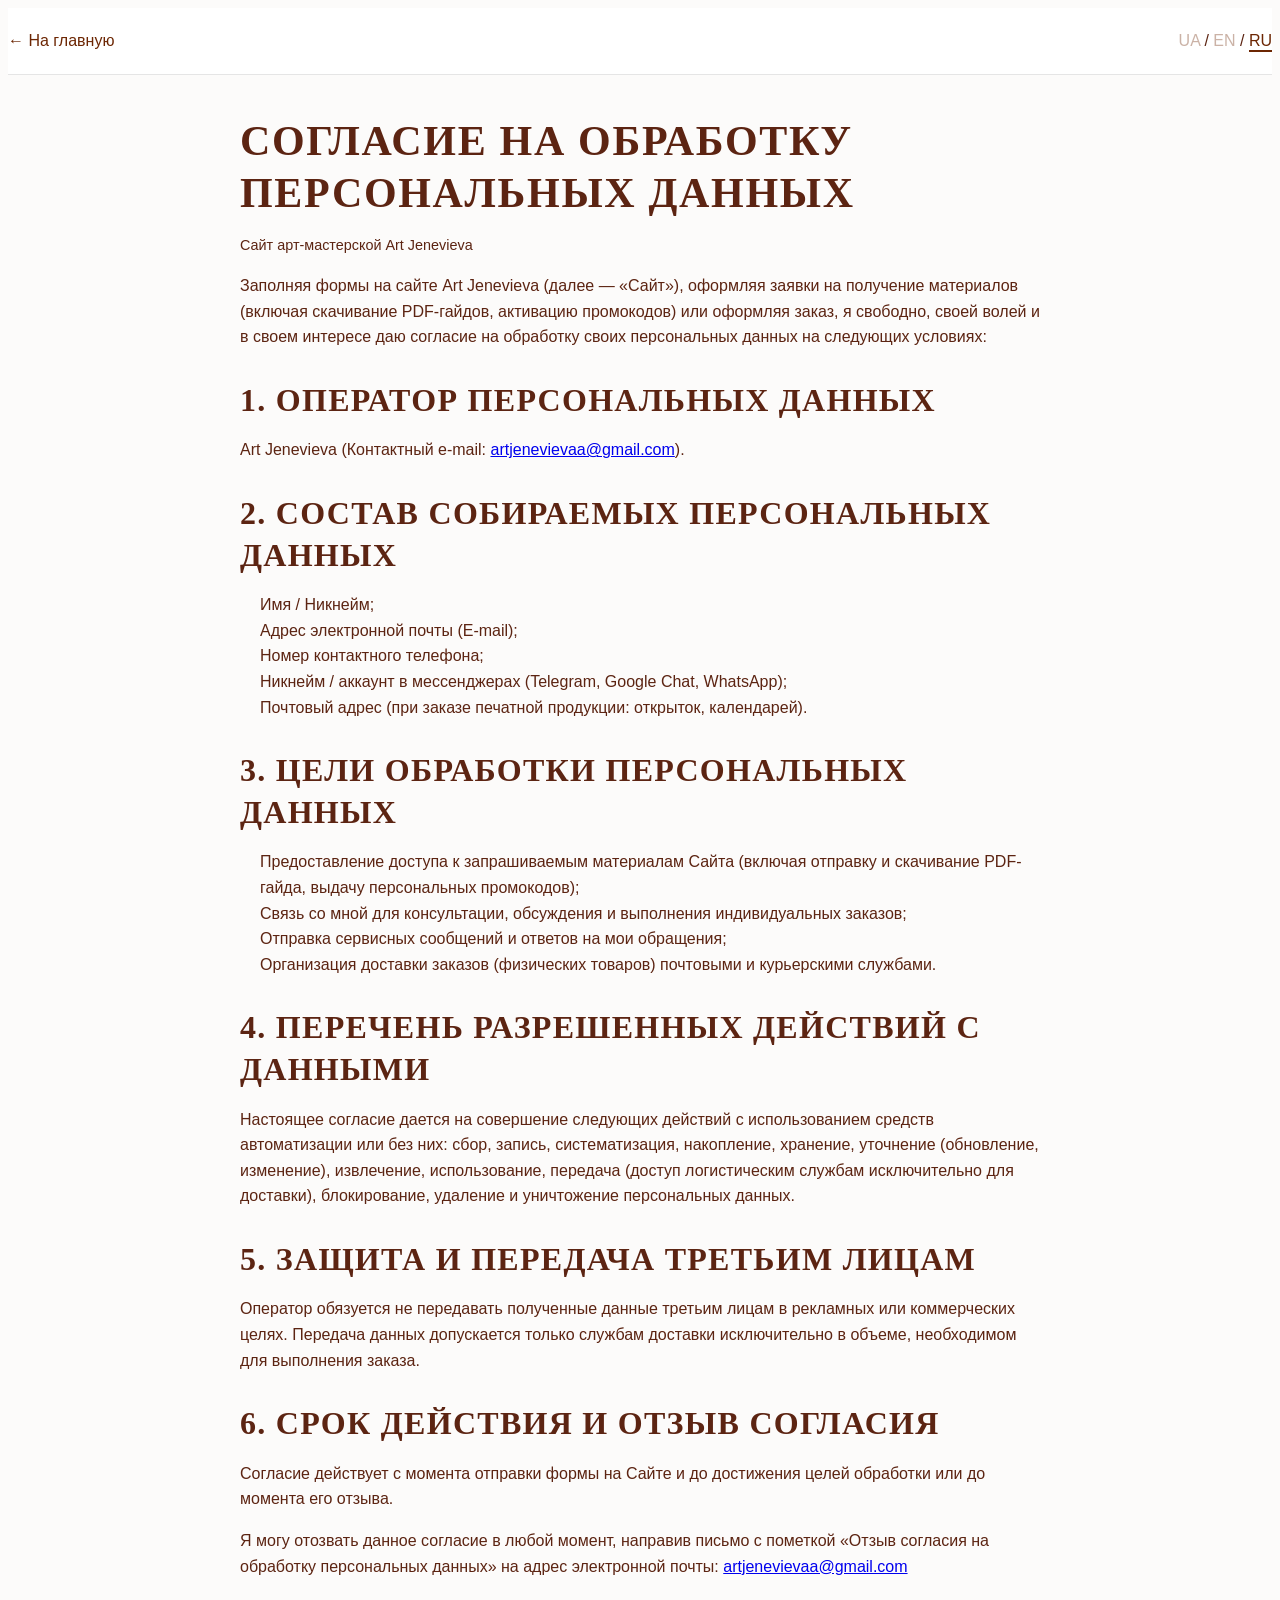
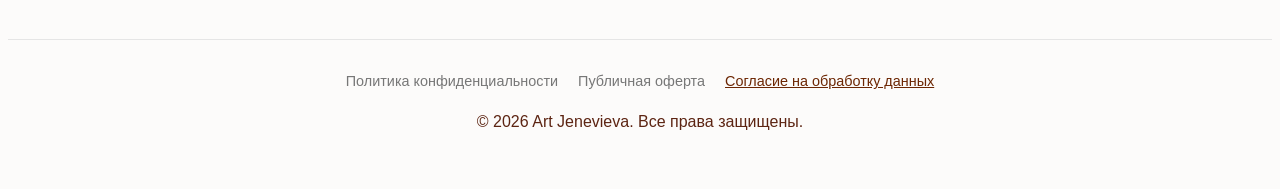
<file: legal/consent.html>
<!DOCTYPE html>
<html lang="ru">
<head>
    <meta charset="UTF-8">
    <meta name="viewport" content="width=device-width, initial-scale=1.0">
    <title>Согласие на обработку персональных данных — Art Jenevieva</title>
    <link rel="stylesheet" href="../style.css">
</head>
<body class="legal-page">

    <header class="legal-header">
        <div class="legal-nav">
            <a href="../index.html" class="back-link">
                <span data-lang="ru">← На главную</span>
                <span data-lang="ua">← На головну</span>
                <span data-lang="en">← Back to Home</span>
            </a>

            <!-- Переключатель языков -->
            <div class="flex space-x-2 pl-4 uppercase font-bold text-xs tracking-wider text-[#6c2603]">
                    <span id="btn-ua" class="lang-switch" onclick="setLanguage('ua')">UA</span>
					<span class="opacity-30">/</span>
					<span id="btn-en" class="lang-switch" onclick="setLanguage('en')">EN</span>
					<span class="opacity-30">/</span>
					 <span id="btn-ru" class="lang-switch active" onclick="setLanguage('ru')">RU</span>
                </div>
        </div>
    </header>

    <main class="legal-content">

        <!-- ================= РУССКАЯ ВЕРСИЯ ================= -->
        <article data-lang="ru">
            <h1>Согласие на обработку персональных данных</h1>
            <p class="effective-date">Сайт арт-мастерской Art Jenevieva</p>

            <p class="intro-text">
                Заполняя формы на сайте Art Jenevieva (далее — «Сайт»), оформляя заявки на получение материалов (включая скачивание PDF-гайдов, активацию промокодов) или оформляя заказ, я свободно, своей волей и в своем интересе даю согласие на обработку своих персональных данных на следующих условиях:
            </p>

            <section>
                <h2>1. Оператор персональных данных</h2>
                <p>Art Jenevieva (Контактный e-mail: <a href="mailto:artjenevievaa@gmail.com">artjenevievaa@gmail.com</a>).</p>
            </section>

            <section>
                <h2>2. Состав собираемых персональных данных</h2>
                <ul>
                    <li>Имя / Никнейм;</li>
                    <li>Адрес электронной почты (E-mail);</li>
                    <li>Номер контактного телефона;</li>
                    <li>Никнейм / аккаунт в мессенджерах (Telegram, Google Chat, WhatsApp);</li>
                    <li>Почтовый адрес (при заказе печатной продукции: открыток, календарей).</li>
                </ul>
            </section>

            <section>
                <h2>3. Цели обработки персональных данных</h2>
                <ul>
                    <li>Предоставление доступа к запрашиваемым материалам Сайта (включая отправку и скачивание PDF-гайда, выдачу персональных промокодов);</li>
                    <li>Связь со мной для консультации, обсуждения и выполнения индивидуальных заказов;</li>
                    <li>Отправка сервисных сообщений и ответов на мои обращения;</li>
                    <li>Организация доставки заказов (физических товаров) почтовыми и курьерскими службами.</li>
                </ul>
            </section>

            <section>
                <h2>4. Перечень разрешенных действий с данными</h2>
                <p>Настоящее согласие дается на совершение следующих действий с использованием средств автоматизации или без них: сбор, запись, систематизация, накопление, хранение, уточнение (обновление, изменение), извлечение, использование, передача (доступ логистическим службам исключительно для доставки), блокирование, удаление и уничтожение персональных данных.</p>
            </section>

            <section>
                <h2>5. Защита и передача третьим лицам</h2>
                <p>Оператор обязуется не передавать полученные данные третьим лицам в рекламных или коммерческих целях. Передача данных допускается только службам доставки исключительно в объеме, необходимом для выполнения заказа.</p>
            </section>

            <section>
                <h2>6. Срок действия и отзыв согласия</h2>
                <p>Согласие действует с момента отправки формы на Сайте и до достижения целей обработки или до момента его отзыва.</p>
                <p>Я могу отозвать данное согласие в любой момент, направив письмо с пометкой «Отзыв согласия на обработку персональных данных» на адрес электронной почты: <a href="mailto:artjenevievaa@gmail.com">artjenevievaa@gmail.com</a></p>
            </section>
        </article>

        <!-- ================= УКРАИНСКАЯ ВЕРСИЯ ================= -->
        <article data-lang="ua">
            <h1>Згода на обробку персональних даних</h1>
            <p class="effective-date">Сайт арт-майстерні Art Jenevieva</p>

            <p class="intro-text">
                Заповнюючи форми на сайті Art Jenevieva (далі — «Сайт»), оформлюючи заявки на отримання матеріалів (включаючи завантаження PDF-гайдів, активацію промокодів) або оформлюючи замовлення, я вільно, своєю волею та у своєму інтересі надаю згоду на обробку своїх персональних даних на наступних умовах:
            </p>

            <section>
                <h2>1. Оператор персональних даних</h2>
                <p>Art Jenevieva (Контактний e-mail: <a href="mailto:artjenevievaa@gmail.com">artjenevievaa@gmail.com</a>).</p>
            </section>

            <section>
                <h2>2. Склад персональних даних, що збираються</h2>
                <ul>
                    <li>Ім'я / Нікнейм;</li>
                    <li>Адреса електронної пошти (E-mail);</li>
                    <li>Номер контактного телефону;</li>
                    <li>Нікнейм / акаунт у месенджерах (Telegram, Google Chat, WhatsApp);</li>
                    <li>Поштова адреса (при замовленні друкованої продукції: листівок, календарів).</li>
                </ul>
            </section>

            <section>
                <h2>3. Цілі обробки персональних даних</h2>
                <ul>
                    <li>Надання доступу до запитуваних матеріалів Сайту (включаючи надсилання та завантаження PDF-гайду, видачу персональних промокодів);</li>
                    <li>Зв'язок зі мною для консультації, обговорення та виконання індивідуальних замовлень;</li>
                    <li>Надсилання сервісних повідомлень та відповідей на мої звернення;</li>
                    <li>Організація доставки замовлень (фізичних товарів) поштовими та кур'єрськими службами.</li>
                </ul>
            </section>

            <section>
                <h2>4. Перелік дозволених дій з даними</h2>
                <p>Ця згода надається на здійснення наступних дій з використанням засобів автоматизації або без них: збирання, запис, систематизація, накопичення, зберігання, уточнення (оновлення, зміна), вилучення, використання, передача (доступ логістичним службам виключно для доставки), блокування, видалення та знищення персональних даних.</p>
            </section>

            <section>
                <h2>5. Захист та передача третім особам</h2>
                <p>Оператор зобов'язується не передавати отримані дані третім особам у рекламних або комерційних цілях. Передача даних допускається лише службам доставки виключно в обсязі, необхідному для виконання замовлення.</p>
            </section>

            <section>
                <h2>6. Термін дії та відкликання згоди</h2>
                <p>Згода діє з моменту відправлення форми на Сайті та до досягнення цілей обробки або до моменту її відкликання.</p>
                <p>Я можу відкликати цю згоду в будь-який момент, надіславши лист з позначкою «Відкликання згоди на обробку персональних даних» на адресу електронної пошти: <a href="mailto:artjenevievaa@gmail.com">artjenevievaa@gmail.com</a></p>
            </section>
        </article>

        <!-- ================= АНГЛИЙСКАЯ ВЕРСИЯ ================= -->
        <article data-lang="en">
            <h1>Consent to Personal Data Processing</h1>
            <p class="effective-date">Website of the Art Jenevieva art studio</p>

            <p class="intro-text">
                By filling out forms on the Art Jenevieva website (hereinafter referred to as the "Website"), submitting requests for materials (including downloading PDF guides, activating promo codes), or placing an order, I freely, of my own will and in my own interest, consent to the processing of my personal data under the following conditions:
            </p>

            <section>
                <h2>1. Personal Data Controller</h2>
                <p>Art Jenevieva (Contact email: <a href="mailto:artjenevievaa@gmail.com">artjenevievaa@gmail.com</a>).</p>
            </section>

            <section>
                <h2>2. Scope of Collected Personal Data</h2>
                <ul>
                    <li>Name / Nickname;</li>
                    <li>Email address;</li>
                    <li>Contact phone number;</li>
                    <li>Messenger nickname / account (Telegram, Google Chat, WhatsApp);</li>
                    <li>Postal address (when ordering printed products: postcards, calendars).</li>
                </ul>
            </section>

            <section>
                <h2>3. Purposes of Personal Data Processing</h2>
                <ul>
                    <li>Providing access to requested Website materials (including sending and downloading the PDF guide, issuing personal promo codes);</li>
                    <li>Contacting me for consultation, discussion, and execution of custom orders;</li>
                    <li>Sending service messages and responses to my inquiries;</li>
                    <li>Organizing delivery of orders (physical products) via postal and courier services.</li>
                </ul>
            </section>

            <section>
                <h2>4. List of Permitted Actions with Data</h2>
                <p>This consent covers the following actions with or without automated tools: collection, recording, systematization, accumulation, storage, clarification (updating, modification), extraction, use, transfer (access to logistics services solely for delivery), blocking, deletion, and destruction of personal data.</p>
            </section>

            <section>
                <h2>5. Protection and Third-Party Transfer</h2>
                <p>The Controller undertakes not to transfer the received data to third parties for advertising or commercial purposes. Data transfer is allowed only to delivery services, strictly to the extent necessary to fulfill the order.</p>
            </section>

            <section>
                <h2>6. Term of Validity and Revocation</h2>
                <p>This consent is valid from the moment the form is submitted on the Website until the processing purposes are achieved or until it is revoked.</p>
                <p>I may revoke this consent at any time by sending an email marked "Revocation of consent to personal data processing" to: <a href="mailto:artjenevievaa@gmail.com">artjenevievaa@gmail.com</a></p>
            </section>
        </article>

    </main>

    <footer class="legal-footer">
        <div class="footer-links">
            <a href="privacy.html">
                <span data-lang="ru">Политика конфиденциальности</span>
                <span data-lang="ua">Політика конфіденційності</span>
                <span data-lang="en">Privacy Policy</span>
            </a>
            <a href="oferta.html">
                <span data-lang="ru">Публичная оферта</span>
                <span data-lang="ua">Публічна оферта</span>
                <span data-lang="en">Public Offer</span>
            </a>
            <a href="consent.html" class="active-link">
                <span data-lang="ru">Согласие на обработку данных</span>
                <span data-lang="ua">Згода на обробку даних</span>
                <span data-lang="en">Data Processing Consent</span>
            </a>
        </div>
        <p>© <span id="year"></span> Art Jenevieva. <span data-lang="ru">Все права защищены.</span><span data-lang="ua">Усі права захищені.</span><span data-lang="en">All rights reserved.</span></p>
    </footer>

    <script src="../script.js"></script>
</body>
</html>
</file>
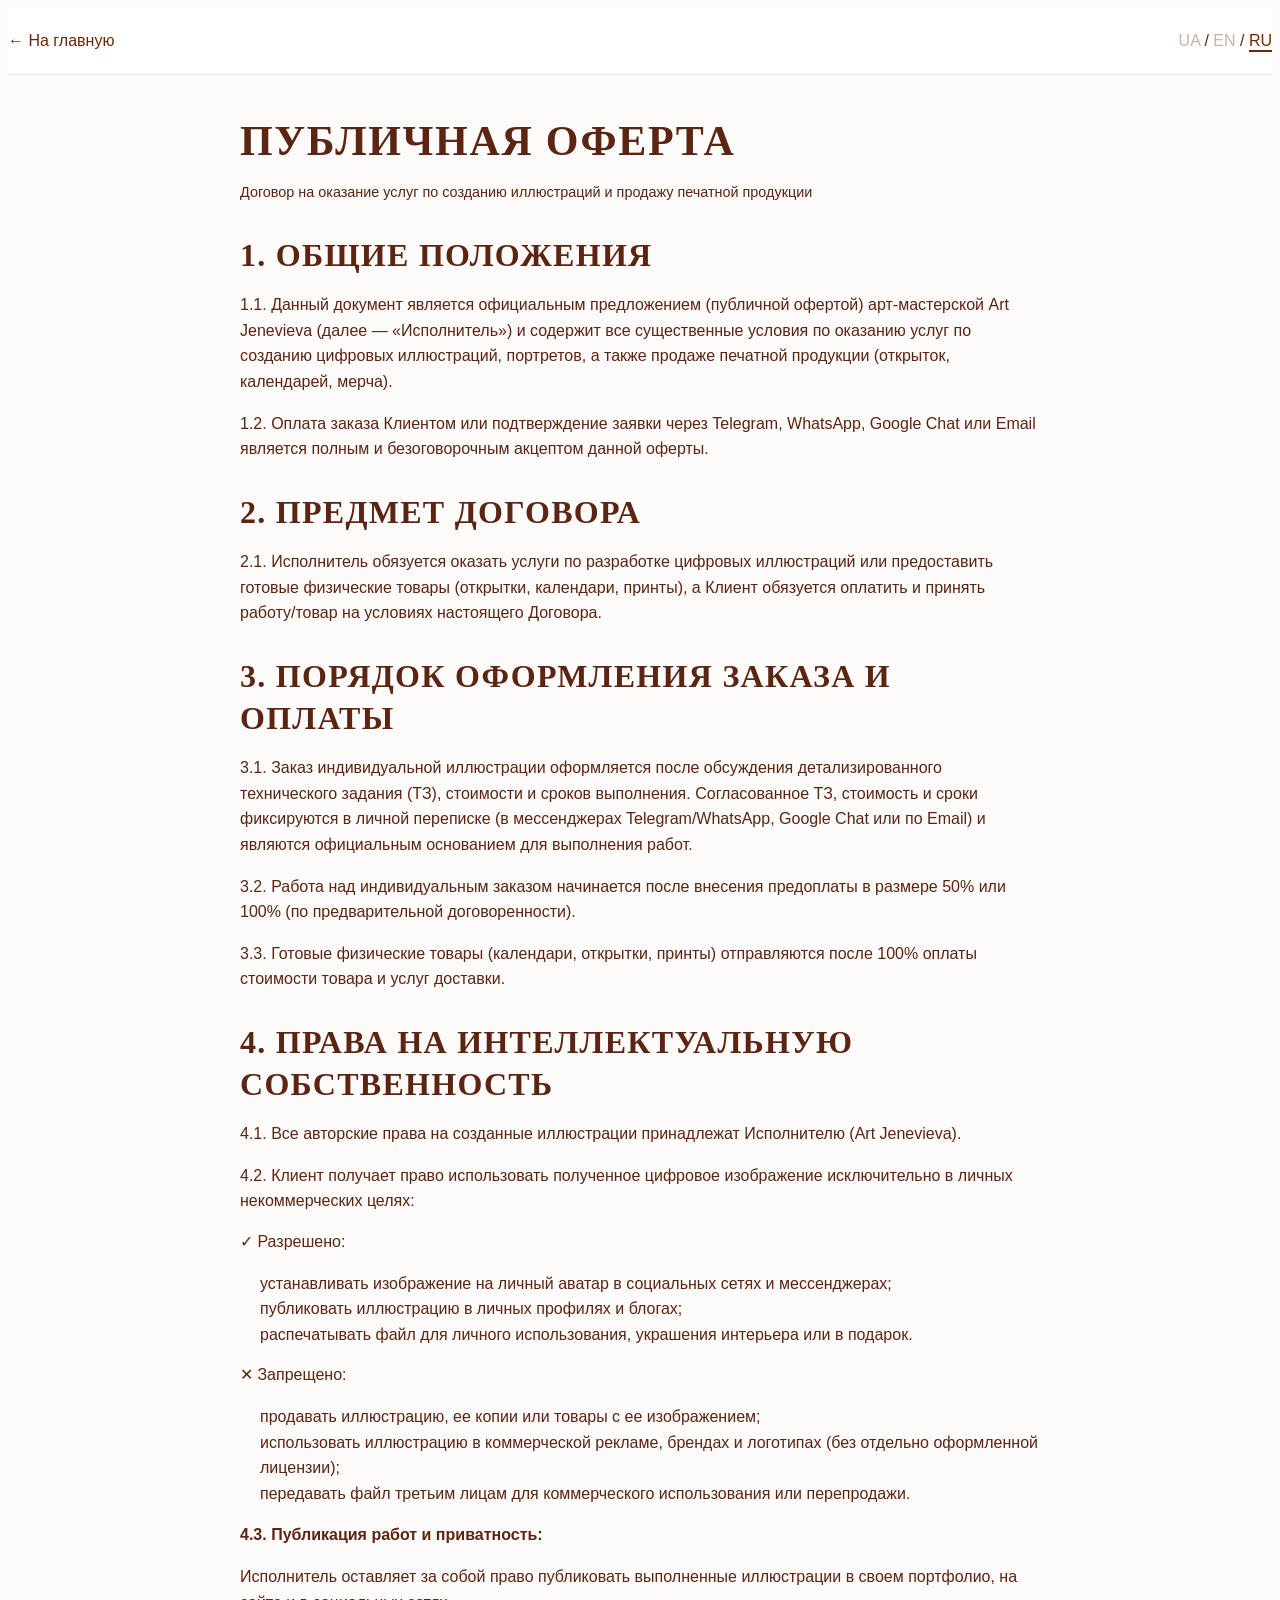
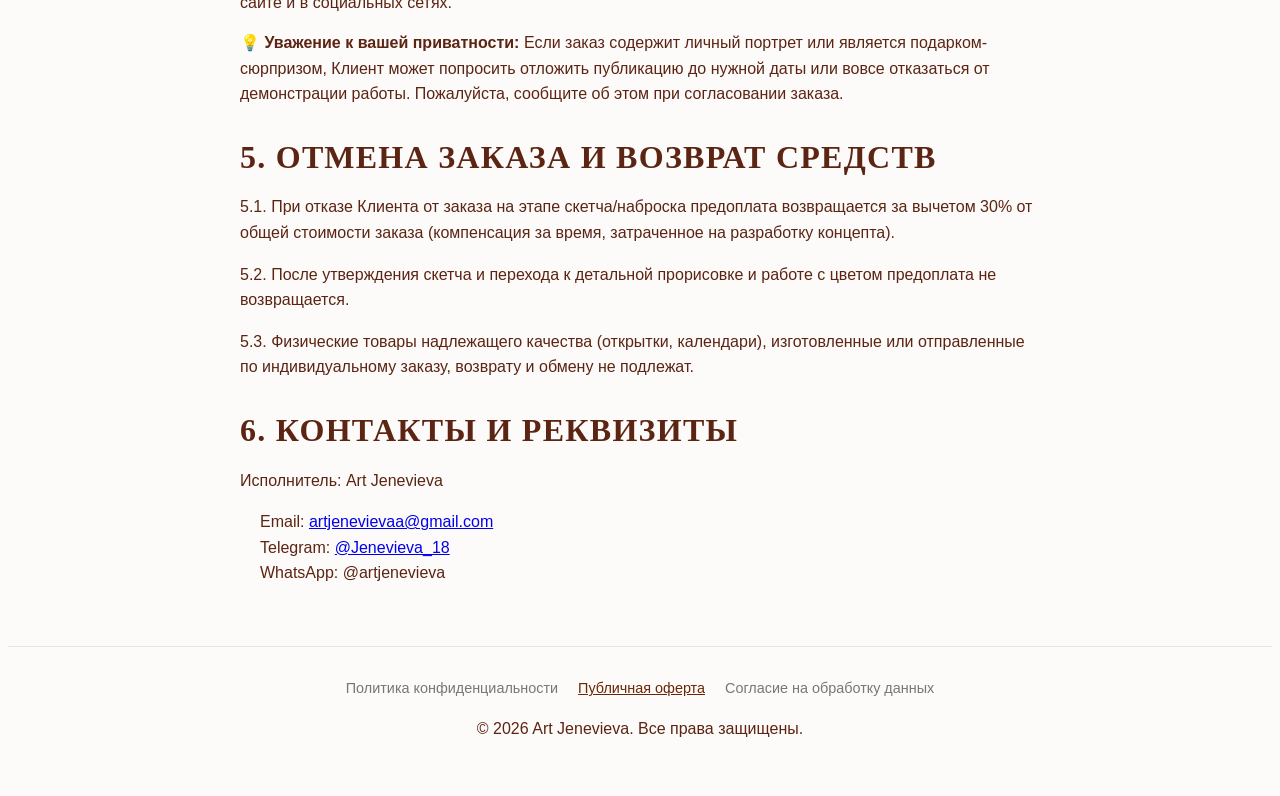
<file: legal/oferta.html>
<!DOCTYPE html>
<html lang="ru">
<head>
    <meta charset="UTF-8">
    <meta name="viewport" content="width=device-width, initial-scale=1.0">
    <title>Публичная оферта — Art Jenevieva</title>
    <link rel="stylesheet" href="../style.css">
</head>
<body class="legal-page">

    <header class="legal-header">
        <div class="legal-nav">
            <a href="../index.html" class="back-link">
                <span data-lang="ru">← На главную</span>
                <span data-lang="ua">← На головну</span>
                <span data-lang="en">← Back to Home</span>
            </a>

            <!-- Переключатель языков -->
           <div class="flex space-x-2 pl-4 uppercase font-bold text-xs tracking-wider text-[#6c2603]">
                    <span id="btn-ua" class="lang-switch" onclick="setLanguage('ua')">UA</span>
					<span class="opacity-30">/</span>
					<span id="btn-en" class="lang-switch" onclick="setLanguage('en')">EN</span>
					<span class="opacity-30">/</span>
					 <span id="btn-ru" class="lang-switch active" onclick="setLanguage('ru')">RU</span>
                </div>
        </div>
    </header>

    <main class="legal-content">

        <!-- ================= РУССКАЯ ВЕРСИЯ ================= -->
        <article data-lang="ru">
            <h1>Публичная оферта</h1>
            <p class="effective-date">Договор на оказание услуг по созданию иллюстраций и продажу печатной продукции</p>

            <section>
                <h2>1. Общие положения</h2>
                <p>1.1. Данный документ является официальным предложением (публичной офертой) арт-мастерской Art Jenevieva (далее — «Исполнитель») и содержит все существенные условия по оказанию услуг по созданию цифровых иллюстраций, портретов, а также продаже печатной продукции (открыток, календарей, мерча).</p>
                <p>1.2. Оплата заказа Клиентом или подтверждение заявки через Telegram, WhatsApp, Google Chat или Email является полным и безоговорочным акцептом данной оферты.</p>
            </section>

            <section>
                <h2>2. Предмет договора</h2>
                <p>2.1. Исполнитель обязуется оказать услуги по разработке цифровых иллюстраций или предоставить готовые физические товары (открытки, календари, принты), а Клиент обязуется оплатить и принять работу/товар на условиях настоящего Договора.</p>
            </section>

            <section>
                <h2>3. Порядок оформления заказа и оплаты</h2>
                <p>3.1. Заказ индивидуальной иллюстрации оформляется после обсуждения детализированного технического задания (ТЗ), стоимости и сроков выполнения. Согласованное ТЗ, стоимость и сроки фиксируются в личной переписке (в мессенджерах Telegram/WhatsApp, Google Chat или по Email) и являются официальным основанием для выполнения работ.</p>
                <p>3.2. Работа над индивидуальным заказом начинается после внесения предоплаты в размере 50% или 100% (по предварительной договоренности).</p>
                <p>3.3. Готовые физические товары (календари, открытки, принты) отправляются после 100% оплаты стоимости товара и услуг доставки.</p>
            </section>

            <section>
                <h2>4. Права на интеллектуальную собственность</h2>
                <p>4.1. Все авторские права на созданные иллюстрации принадлежат Исполнителю (Art Jenevieva).</p>
                <p>4.2. Клиент получает право использовать полученное цифровое изображение исключительно в личных некоммерческих целях:</p>
                
                <div class="rights-block">
                    <div class="allowed-block">
                        <span class="status-title allowed">✓ Разрешено:</span>
                        <ul>
                            <li>устанавливать изображение на личный аватар в социальных сетях и мессенджерах;</li>
                            <li>публиковать иллюстрацию в личных профилях и блогах;</li>
                            <li>распечатывать файл для личного использования, украшения интерьера или в подарок.</li>
                        </ul>
                    </div>

                    <div class="prohibited-block">
                        <span class="status-title prohibited">✕ Запрещено:</span>
                        <ul>
                            <li>продавать иллюстрацию, ее копии или товары с ее изображением;</li>
                            <li>использовать иллюстрацию в коммерческой рекламе, брендах и логотипах (без отдельно оформленной лицензии);</li>
                            <li>передавать файл третьим лицам для коммерческого использования или перепродажи.</li>
                        </ul>
                    </div>
                </div>

                <p><strong>4.3. Публикация работ и приватность:</strong></p>
                <p>Исполнитель оставляет за собой право публиковать выполненные иллюстрации в своем портфолио, на сайте и в социальных сетях.</p>
                
                <div class="legal-note">
                    💡 <strong>Уважение к вашей приватности:</strong> Если заказ содержит личный портрет или является подарком-сюрпризом, Клиент может попросить отложить публикацию до нужной даты или вовсе отказаться от демонстрации работы. Пожалуйста, сообщите об этом при согласовании заказа.
                </div>
            </section>

            <section>
                <h2>5. Отмена заказа и возврат средств</h2>
                <p>5.1. При отказе Клиента от заказа на этапе скетча/наброска предоплата возвращается за вычетом 30% от общей стоимости заказа (компенсация за время, затраченное на разработку концепта).</p>
                <p>5.2. После утверждения скетча и перехода к детальной прорисовке и работе с цветом предоплата не возвращается.</p>
                <p>5.3. Физические товары надлежащего качества (открытки, календари), изготовленные или отправленные по индивидуальному заказу, возврату и обмену не подлежат.</p>
            </section>

            <section>
                <h2>6. Контакты и реквизиты</h2>
                <p>Исполнитель: Art Jenevieva</p>
                <ul>
                    <li>Email: <a href="mailto:artjenevievaa@gmail.com">artjenevievaa@gmail.com</a></li>
                    <li>Telegram: <a href="https://t.me/Jenevieva_18" target="_blank" rel="noopener noreferrer">@Jenevieva_18</a></li>
                    <li>WhatsApp: <span>@artjenevieva</span></li>
                </ul>
            </section>
        </article>

        <!-- ================= УКРАИНСКАЯ ВЕРСИЯ ================= -->
        <article data-lang="ua">
            <h1>Публічна оферта</h1>
            <p class="effective-date">Договір про надання послуг зі створення ілюстрацій та продаж друкованої продукції</p>

            <section>
                <h2>1. Загальні положення</h2>
                <p>1.1. Цей документ є офіційною пропозицією (публічною офертою) арт-майстерні Art Jenevieva (далі — «Виконавець») і містить усі істотні умови щодо надання послуг зі створення цифрових ілюстрацій, портретів, а також продажу друкованої продукції (листівок, календарів, мерчу).</p>
                <p>1.2. Оплата замовлення Клієнтом або підтвердження заявки через Telegram, WhatsApp, Google Chat або Email є повним і беззастережним акцептом цієї оферти.</p>
            </section>

            <section>
                <h2>2. Предмет договору</h2>
                <p>2.1. Виконавець зобов'язується надати послуги з розробки цифрових ілюстрацій або надати готові фізичні товари (листівки, календарі, принти), а Клієнт зобов'язується оплатити та прийняти роботу/товар на умовах цього Договору.</p>
            </section>

            <section>
                <h2>3. Порядок оформления замовлення та оплати</h2>
                <p>3.1. Замовлення індивідуальної ілюстрації оформляється після обговорення деталізованого технічного завдання (ТЗ), вартості та термінів виконання. Узгоджене ТЗ, вартість і терміни фіксуються в особистому листуванні (у месенджерах Telegram/WhatsApp, Google Chat або по Email) і є офіційною підставою для виконання робіт.</p>
                <p>3.2. Робота над індивідуальним замовленням починається після внесення передоплати у розмірі 50% або 100% (за попередньою домовленістю).</p>
                <p>3.3. Готові фізичні товари (календарі, листівки, принти) відправляються після 100% оплати вартості товару та послуг доставки.</p>
            </section>

            <section>
                <h2>4. Права на інтелектуальну власність</h2>
                <p>4.1. Усі авторські права на створені ілюстрації належать Виконавцю (Art Jenevieva).</p>
                <p>4.2. Клієнт отримує право використовувати отримане цифрове зображення виключно в особистих некомерційних цілях:</p>
                
                <div class="rights-block">
                    <div class="allowed-block">
                        <span class="status-title allowed">✓ Дозволено:</span>
                        <ul>
                            <li>встановлювати зображення на особистий аватар у соціальних мережах та месенджерах;</li>
                            <li>публікувати ілюстрацію в особистих профілях та блогах;</li>
                            <li>роздруковувати файл для особистого використання, прикраси інтер'єру або в подарунок.</li>
                        </ul>
                    </div>

                    <div class="prohibited-block">
                        <span class="status-title prohibited">✕ Заборонено:</span>
                        <ul>
                            <li>продавати ілюстрацію, її копії або товари з її зображенням;</li>
                            <li>використовувати ілюстрацію в комерційній рекламі, брендах та логотипах (без окремо оформленої ліцензії);</li>
                            <li>передавати файл третім особам для комерційного використання або перепродажу.</li>
                        </ul>
                    </div>
                </div>

                <p><strong>4.3. Публікація робіт та приватність:</strong></p>
                <p>Виконавець залишає за собою право публікувати виконані ілюстрації у своєму портфоліо, на сайті та в соціальних мережах.</p>
                
                <div class="legal-note">
                    💡 <strong>Повага до вашої приватності:</strong> Якщо замовлення містить особистий портрет або є подарунком-сюрпризом, Клієнт може попросити відкласти публікацію до потрібної дати або зовсім відмовитися від демонстрації роботи. Будь ласка, повідомте про це під час узгодження замовлення.
                </div>
            </section>

            <section>
                <h2>5. Скасування замовлення та повернення коштів</h2>
                <p>5.1. У разі відмови Клієнта від замовлення на етапі скетчу/начерку передоплата повертається за вирахуванням 30% від загальної вартості замовлення (компенсація за час, витрачений на розробку концепту).</p>
                <p>5.2. Після затвердження скетчу та переходу до детального промальовування і роботи з кольором передоплата не повертається.</p>
                <p>5.3. Фізичні товари належної якості (листівки, календарі), виготовлені або відправлені за індивідуальним замовленням, поверненню та обміну не підлягають.</p>
            </section>

            <section>
                <h2>6. Контакти та реквізити</h2>
                <p>Виконавець: Art Jenevieva</p>
                <ul>
                    <li>Email: <a href="mailto:artjenevievaa@gmail.com">artjenevievaa@gmail.com</a></li>
                    <li>Telegram: <a href="https://t.me/Jenevieva_18" target="_blank" rel="noopener noreferrer">@Jenevieva_18</a></li>
                    <li>WhatsApp: <span>@artjenevieva</span></li>
                </ul>
            </section>
        </article>

        <!-- ================= АНГЛИЙСКАЯ ВЕРСИЯ ================= -->
        <article data-lang="en">
            <h1>Public Offer</h1>
            <p class="effective-date">Agreement for the provision of illustration services and sale of printed products</p>

            <section>
                <h2>1. General Provisions</h2>
                <p>1.1. This document is an official offer (public offer) of the Art Jenevieva art studio (hereinafter referred to as the "Contractor") and contains all essential terms for providing services for creating digital illustrations, portraits, as well as selling printed products (postcards, calendars, merch).</p>
                <p>1.2. Payment of the order by the Client or confirmation of the application via Telegram, WhatsApp, Google Chat, or Email constitutes full and unconditional acceptance of this offer.</p>
            </section>

            <section>
                <h2>2. Subject of Agreement</h2>
                <p>2.1. The Contractor undertakes to provide services for the development of digital illustrations or provide finished physical goods (postcards, calendars, prints), and the Client undertakes to pay for and accept the work/goods under the terms of this Agreement.</p>
            </section>

            <section>
                <h2>3. Order Placement and Payment Procedure</h2>
                <p>3.1. An order for a custom illustration is processed after discussing a detailed technical assignment (TA), cost, and deadline. The agreed TA, cost, and deadline are fixed in personal correspondence (via Telegram/WhatsApp, Google Chat, or Email) and serve as an official basis for executing the work.</p>
                <p>3.2. Work on a custom order begins after an advance payment of 50% or 100% is made (by prior agreement).</p>
                <p>3.3. Finished physical goods (calendars, postcards, prints) are shipped after 100% payment for the goods and delivery services.</p>
            </section>

            <section>
                <h2>4. Intellectual Property Rights</h2>
                <p>4.1. All copyrights to the created illustrations belong to the Contractor (Art Jenevieva).</p>
                <p>4.2. The Client receives the right to use the provided digital image exclusively for personal, non-commercial purposes:</p>
                
                <div class="rights-block">
                    <div class="allowed-block">
                        <span class="status-title allowed">✓ Allowed:</span>
                        <ul>
                            <li>set the image as a personal profile avatar in social networks and messengers;</li>
                            <li>publish the illustration on personal profiles and blogs;</li>
                            <li>print the file for personal use, interior decoration, or as a gift.</li>
                        </ul>
                    </div>

                    <div class="prohibited-block">
                        <span class="status-title prohibited">✕ Prohibited:</span>
                        <ul>
                            <li>sell the illustration, its copies, or merchandise featuring it;</li>
                            <li>use the illustration in commercial advertising, branding, and logos (without a separately issued license);</li>
                            <li>transfer the file to third parties for commercial use or resale.</li>
                        </ul>
                    </div>
                </div>

                <p><strong>4.3. Publication of works and privacy:</strong></p>
                <p>The Contractor reserves the right to publish completed illustrations in their portfolio, on the website, and on social media.</p>
                
                <div class="legal-note">
                    💡 <strong>Respect for your privacy:</strong> If an order contains a personal portrait or is a surprise gift, the Client may request to delay publication until a specific date or decline public demonstration altogether. Please inform us about this when coordinating the order.
                </div>
            </section>

            <section>
                <h2>5. Order Cancellation and Refunds</h2>
                <p>5.1. If the Client cancels the order at the sketch/concept stage, the advance payment is refunded minus 30% of the total order cost (compensation for the time spent developing the concept).</p>
                <p>5.2. After the sketch is approved and work moves to detailed drawing and color, the advance payment is non-refundable.</p>
                <p>5.3. Physical goods of proper quality (postcards, calendars) produced or shipped for a custom order are non-returnable and non-exchangeable.</p>
            </section>

            <section>
                <h2>6. Contacts</h2>
                <p>Contractor: Art Jenevieva</p>
                <ul>
                    <li>Email: <a href="mailto:artjenevievaa@gmail.com">artjenevievaa@gmail.com</a></li>
                    <li>Telegram: <a href="https://t.me/Jenevieva_18" target="_blank" rel="noopener noreferrer">@Jenevieva_18</a></li>
                    <li>WhatsApp: <span>@artjenevieva</span></li>
                </ul>
            </section>
        </article>

    </main>

    <footer class="legal-footer">
        <div class="footer-links">
            <a href="privacy.html">
                <span data-lang="ru">Политика конфиденциальности</span>
                <span data-lang="ua">Політика конфіденційності</span>
                <span data-lang="en">Privacy Policy</span>
            </a>
            <a href="oferta.html" class="active-link">
                <span data-lang="ru">Публичная оферта</span>
                <span data-lang="ua">Публічна оферта</span>
                <span data-lang="en">Public Offer</span>
            </a>
            <a href="consent.html">
                <span data-lang="ru">Согласие на обработку данных</span>
                <span data-lang="ua">Згода на обробку даних</span>
                <span data-lang="en">Data Processing Consent</span>
            </a>
        </div>
        <p>© <span id="year"></span> Art Jenevieva. <span data-lang="ru">Все права защищены.</span><span data-lang="ua">Усі права захищені.</span><span data-lang="en">All rights reserved.</span></p>
    </footer>

    <script src="../script.js"></script>
</body>
</html>
</file>
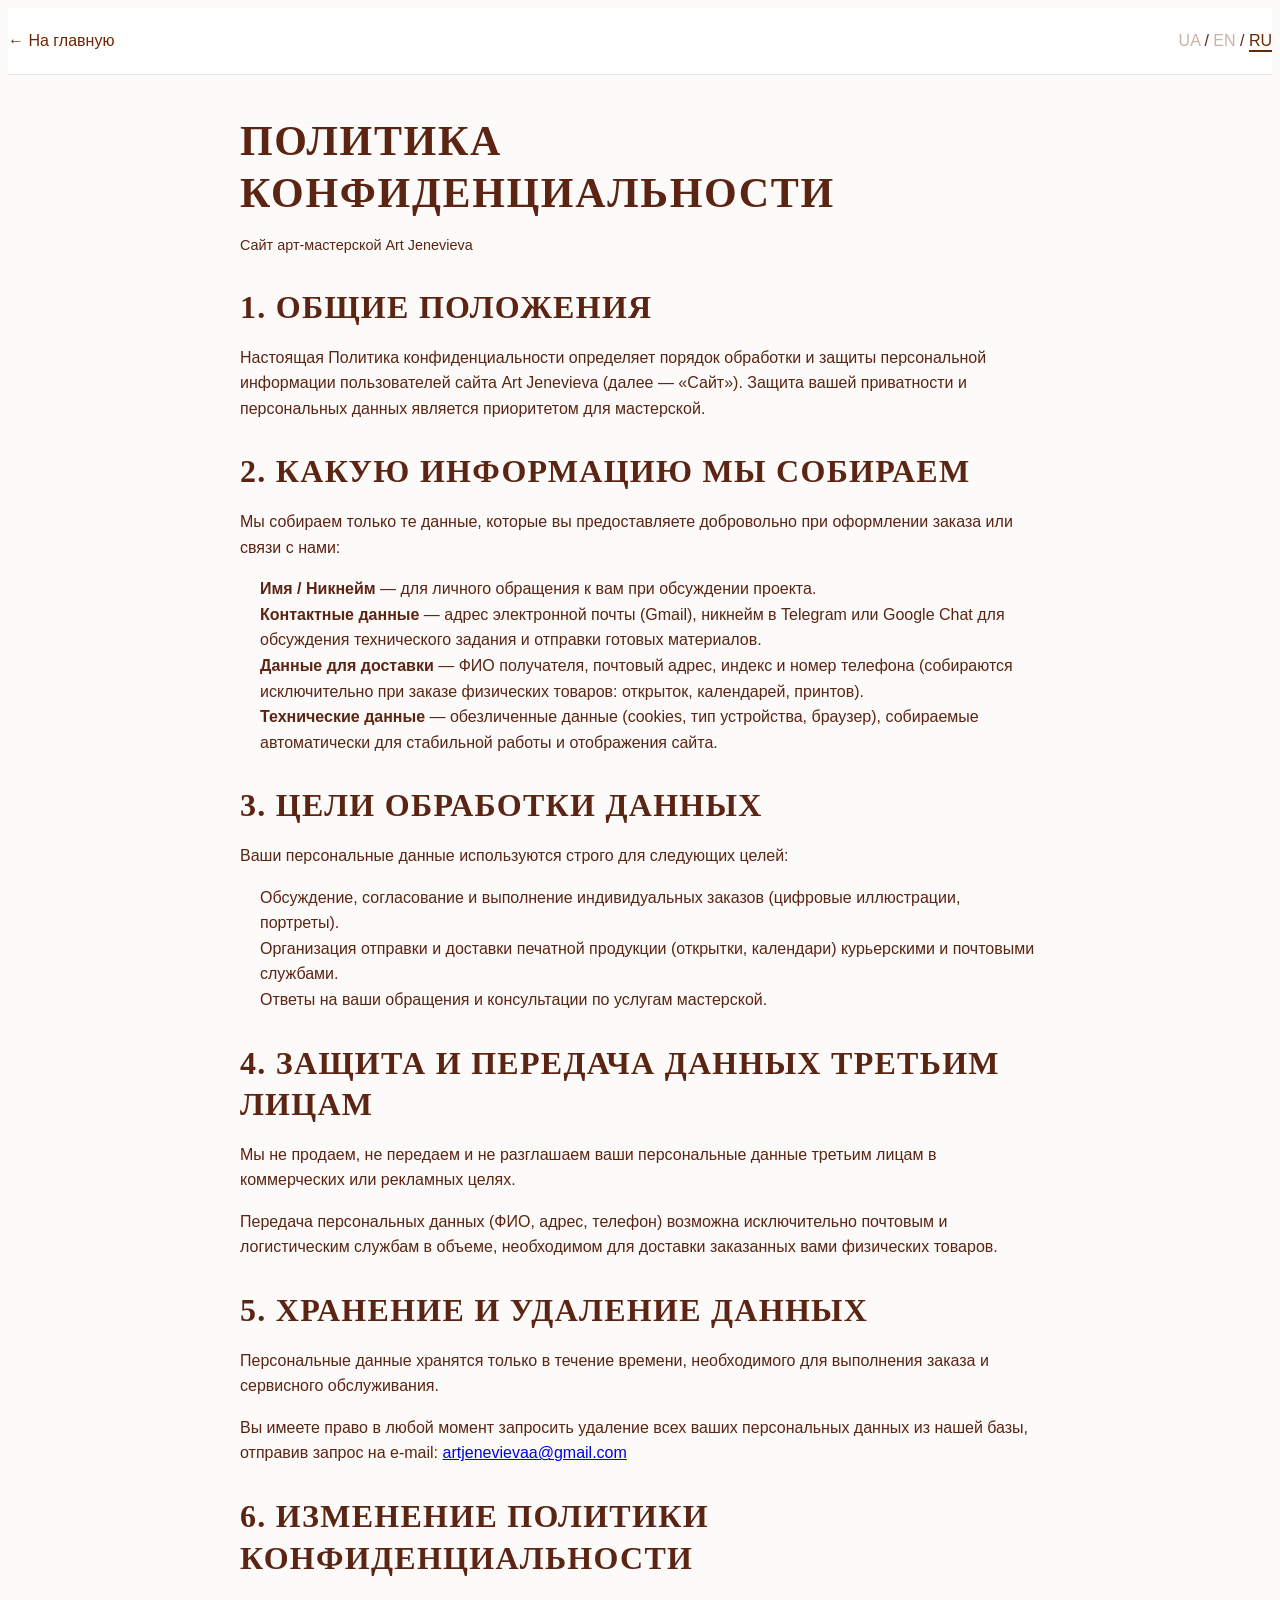
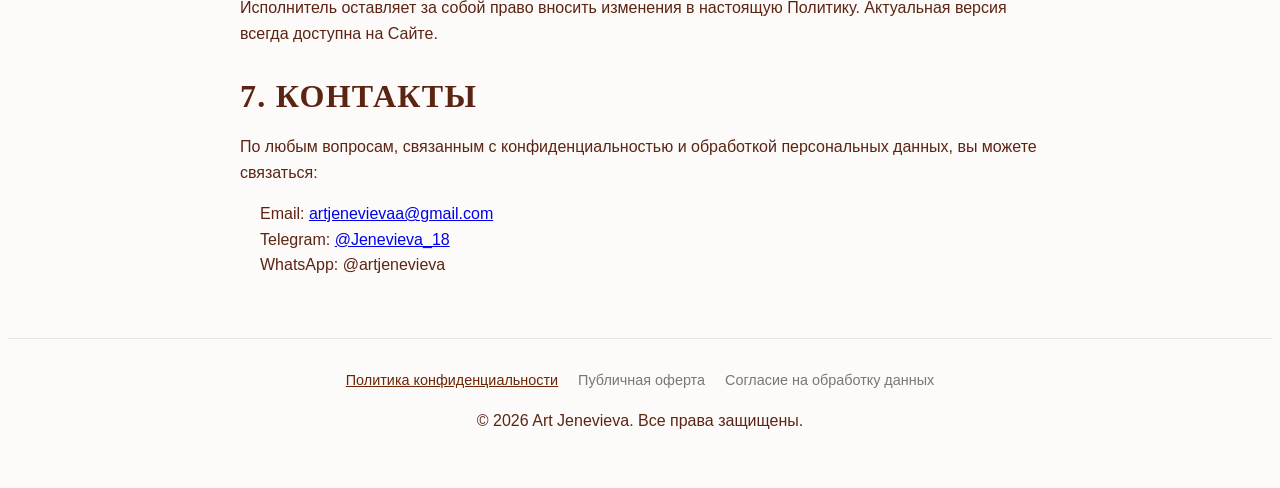
<file: legal/privacy.html>
<!DOCTYPE html>
<html lang="ru">
<head>
    <meta charset="UTF-8">
    <meta name="viewport" content="width=device-width, initial-scale=1.0">
    <title>Политика конфиденциальности — Мастерская Женевьевы</title>
    <link rel="stylesheet" href="../style.css">
</head>
<body class="legal-page">

    <header class="legal-header">
        <div class="legal-nav">
            <a href="../index.html" class="back-link">
                <span data-lang="ru">← На главную</span>
                <span data-lang="ua">← На головну</span>
                <span data-lang="en">← Back to Home</span>
            </a>

            <!-- Переключатель языков -->
           <div class="flex space-x-2 pl-4 uppercase font-bold text-xs tracking-wider text-[#6c2603]">
                    <span id="btn-ua" class="lang-switch" onclick="setLanguage('ua')">UA</span>
					<span class="opacity-30">/</span>
					<span id="btn-en" class="lang-switch" onclick="setLanguage('en')">EN</span>
					<span class="opacity-30">/</span>
					 <span id="btn-ru" class="lang-switch active" onclick="setLanguage('ru')">RU</span>
                </div>
        </div>
    </header>

    <main class="legal-content">

        <!-- ================= РУССКАЯ ВЕРСИЯ ================= -->
        <article data-lang="ru">
            <h1>Политика конфиденциальности</h1>
            <p class="effective-date">Сайт арт-мастерской Art Jenevieva</p>

            <section>
                <h2>1. Общие положения</h2>
                <p>Настоящая Политика конфиденциальности определяет порядок обработки и защиты персональной информации пользователей сайта Art Jenevieva (далее — «Сайт»). Защита вашей приватности и персональных данных является приоритетом для мастерской.</p>
            </section>

            <section>
                <h2>2. Какую информацию мы собираем</h2>
                <p>Мы собираем только те данные, которые вы предоставляете добровольно при оформлении заказа или связи с нами:</p>
                <ul>
                    <li><strong>Имя / Никнейм</strong> — для личного обращения к вам при обсуждении проекта.</li>
                    <li><strong>Контактные данные</strong> — адрес электронной почты (Gmail), никнейм в Telegram или Google Chat для обсуждения технического задания и отправки готовых материалов.</li>
                    <li><strong>Данные для доставки</strong> — ФИО получателя, почтовый адрес, индекс и номер телефона (собираются исключительно при заказе физических товаров: открыток, календарей, принтов).</li>
                    <li><strong>Технические данные</strong> — обезличенные данные (cookies, тип устройства, браузер), собираемые автоматически для стабильной работы и отображения сайта.</li>
                </ul>
            </section>

            <section>
                <h2>3. Цели обработки данных</h2>
                <p>Ваши персональные данные используются строго для следующих целей:</p>
                <ul>
                    <li>Обсуждение, согласование и выполнение индивидуальных заказов (цифровые иллюстрации, портреты).</li>
                    <li>Организация отправки и доставки печатной продукции (открытки, календари) курьерскими и почтовыми службами.</li>
                    <li>Ответы на ваши обращения и консультации по услугам мастерской.</li>
                </ul>
            </section>

            <section>
                <h2>4. Защита и передача данных третьим лицам</h2>
                <p>Мы не продаем, не передаем и не разглашаем ваши персональные данные третьим лицам в коммерческих или рекламных целях.</p>
                <p>Передача персональных данных (ФИО, адрес, телефон) возможна исключительно почтовым и логистическим службам в объеме, необходимом для доставки заказанных вами физических товаров.</p>
            </section>

            <section>
                <h2>5. Хранение и удаление данных</h2>
                <p>Персональные данные хранятся только в течение времени, необходимого для выполнения заказа и сервисного обслуживания.</p>
                <p>Вы имеете право в любой момент запросить удаление всех ваших персональных данных из нашей базы, отправив запрос на e-mail: <a href="mailto:artjenevievaa@gmail.com">artjenevievaa@gmail.com</a></p>
            </section>

            <section>
                <h2>6. Изменение политики конфиденциальности</h2>
                <p>Исполнитель оставляет за собой право вносить изменения в настоящую Политику. Актуальная версия всегда доступна на Сайте.</p>
            </section>

            <section>
                <h2>7. Контакты</h2>
                <p>По любым вопросам, связанным с конфиденциальностью и обработкой персональных данных, вы можете связаться:</p>
                <ul>
                    <li>Email: <a href="mailto:artjenevievaa@gmail.com">artjenevievaa@gmail.com</a></li>
                    <li>Telegram: <a href="https://t.me/Jenevieva_18" target="_blank" rel="noopener noreferrer">@Jenevieva_18</a></li>
                    <li>WhatsApp: <span>@artjenevieva</span></li>
                </ul>
            </section>
        </article>

        <!-- ================= УКРАИНСКАЯ ВЕРСИЯ ================= -->
        <article data-lang="ua">
            <h1>Політика конфіденційності</h1>
            <p class="effective-date">Сайт арт-майстерні Art Jenevieva</p>

            <section>
                <h2>1. Загальні положення</h2>
                <p>Ця Політика конфіденційності визначає порядок обробки та захисту персональної інформації користувачів сайту Art Jenevieva (далі — «Сайт»). Захист вашої приватності та персональних даних є пріоритетом для майстерні.</p>
            </section>

            <section>
                <h2>2. Яку інформацію ми збираємо</h2>
                <p>Ми збираємо лише ті дані, які ви надаєте добровільно при оформленні замовлення або зв'язку з нами:</p>
                <ul>
                    <li><strong>Ім'я / Нікнейм</strong> — для особистого звернення до вас при обговоренні проекту.</li>
                    <li><strong>Контактні дані</strong> — адреса електронної пошти (Gmail), нікнейм у Telegram або Google Chat для обговорення технічного завдання та надсилання готових матеріалів.</li>
                    <li><strong>Дані для доставки</strong> — ПІБ отримувача, поштова адреса, індекс та номер телефону (збираються виключно при замовленні фізичних товарів: листівки, календарі, принти).</li>
                    <li><strong>Технічні дані</strong> — знеособлені дані (cookies, тип пристрою, браузер), що збираються автоматично для стабільної роботи та відображення сайту.</li>
                </ul>
            </section>

            <section>
                <h2>3. Цілі обробки даних</h2>
                <p>Ваші персональні дані використовуються суворо для наступних цілей:</p>
                <ul>
                    <li>Обговорення, узгодження та виконання індивідуальних замовлень (цифрові ілюстрації, портрети).</li>
                    <li>Організація відправки та доставки друкованої продукції (листівки, календарі) кур'єрськими та поштовими службами.</li>
                    <li>Відповіді на ваші звернення та консультації щодо послуг майстерні.</li>
                </ul>
            </section>

            <section>
                <h2>4. Захист та передача даних третім особам</h2>
                <p>Ми не продаємо, не передаємо і не розголошуємо ваші персональні дані третім особам у комерційних або рекламних цілях.</p>
                <p>Передача персональних даних (ПІБ, адреса, телефон) можлива виключно поштовим та логістичним службам у обсязі, необхідному для доставки замовлених вами фізичних товарів.</p>
            </section>

            <section>
                <h2>5. Зберігання та видалення даних</h2>
                <p>Персональні дані зберігаються лише протягом часу, необхідного для виконання замовлення та сервісного обслуговування.</p>
                <p>Ви маєте право в будь-який момент запросити видалення всіх ваших персональних даних з нашої бази, надіславши запит на e-mail: <a href="mailto:artjenevievaa@gmail.com">artjenevievaa@gmail.com</a></p>
            </section>

            <section>
                <h2>6. Зміна політики конфіденційності</h2>
                <p>Виконавець залишає за собою право вносити зміни до цієї Політики. Актуальна версія завжди доступна на Сайті.</p>
            </section>

            <section>
                <h2>7. Контакти</h2>
                <p>З будь-яких питань, пов'язаних з конфіденційністю та обробкою персональних даних, ви можете зв'язатися:</p>
                <ul>
                    <li>Email: <a href="mailto:artjenevievaa@gmail.com">artjenevievaa@gmail.com</a></li>
                    <li>Telegram: <a href="https://t.me/Jenevieva_18" target="_blank" rel="noopener noreferrer">@Jenevieva_18</a></li>
                    <li>WhatsApp: <span>@artjenevieva</span></li>
                </ul>
            </section>
        </article>

        <!-- ================= АНГЛИЙСКАЯ ВЕРСИЯ ================= -->
        <article data-lang="en">
            <h1>Privacy Policy</h1>
            <p class="effective-date">Website of Art Jenevieva art studio</p>

            <section>
                <h2>1. General Provisions</h2>
                <p>This Privacy Policy defines the procedure for processing and protecting personal information of users of the Art Jenevieva website (hereinafter referred to as the "Website"). Protecting your privacy and personal data is a top priority for the studio.</p>
            </section>

            <section>
                <h2>2. Information We Collect</h2>
                <p>We collect only the information that you voluntarily provide when placing an order or contacting us:</p>
                <ul>
                    <li><strong>Name / Nickname</strong> — for addressing you personally during project discussions.</li>
                    <li><strong>Contact details</strong> — Email address (Gmail), Telegram or Google Chat username for discussing specifications and delivering finished materials.</li>
                    <li><strong>Delivery data</strong> — Recipient's full name, postal address, ZIP code, and phone number (collected exclusively when ordering physical products: postcards, calendars, prints).</li>
                    <li><strong>Technical data</strong> — anonymized data (cookies, device type, browser) collected automatically for stable website operation and display.</li>
                </ul>
            </section>

            <section>
                <h2>3. Purposes of Data Processing</h2>
                <p>Your personal data is used strictly for the following purposes:</p>
                <ul>
                    <li>Discussion, coordination, and fulfillment of custom orders (digital illustrations, portraits).</li>
                    <li>Organization of shipping and delivery of printed products (postcards, calendars) via courier and postal services.</li>
                    <li>Responding to your inquiries and consultations regarding workshop services.</li>
                </ul>
            </section>

            <section>
                <h2>4. Protection and Transfer of Data to Third Parties</h2>
                <p>We do not sell, transfer, or disclose your personal data to third parties for commercial or promotional purposes.</p>
                <p>Transfer of personal data (full name, address, phone) is possible exclusively to postal and logistics services to the extent necessary for delivering the physical goods you ordered.</p>
            </section>

            <section>
                <h2>5. Data Storage and Deletion</h2>
                <p>Personal data is stored only for the period necessary to complete the order and provide service support.</p>
                <p>You have the right at any time to request the deletion of all your personal data from our database by sending a request to email: <a href="mailto:artjenevievaa@gmail.com">artjenevievaa@gmail.com</a></p>
            </section>

            <section>
                <h2>6. Changes to Privacy Policy</h2>
                <p>The Contractor reserves the right to make changes to this Policy. The current version is always available on the Website.</p>
            </section>

            <section>
                <h2>7. Contacts</h2>
                <p>For any questions regarding privacy and personal data processing, you can contact:</p>
                <ul>
                    <li>Email: <a href="mailto:artjenevievaa@gmail.com">artjenevievaa@gmail.com</a></li>
                    <li>Telegram: <a href="https://t.me/Jenevieva_18" target="_blank" rel="noopener noreferrer">@Jenevieva_18</a></li>
                    <li>WhatsApp: <span>@artjenevieva</span></li>
                </ul>
            </section>
        </article>

    </main>

    <footer class="legal-footer">
        <div class="footer-links">
            <a href="privacy.html" class="active-link">
                <span data-lang="ru">Политика конфиденциальности</span>
                <span data-lang="ua">Політика конфіденційності</span>
                <span data-lang="en">Privacy Policy</span>
            </a>
            <a href="oferta.html">
                <span data-lang="ru">Публичная оферта</span>
                <span data-lang="ua">Публічна оферта</span>
                <span data-lang="en">Public Offer</span>
            </a>
            <a href="consent.html">
                <span data-lang="ru">Согласие на обработку данных</span>
                <span data-lang="ua">Згода на обробку даних</span>
                <span data-lang="en">Data Processing Consent</span>
            </a>
        </div>
        <p>© <span id="year"></span> Art Jenevieva. <span data-lang="ru">Все права защищены.</span><span data-lang="ua">Усі права захищені.</span><span data-lang="en">All rights reserved.</span></p>
    </footer>

    <script src="../script.js"></script>
</body>
</html>
</file>
<file: style.css>
/* ==========================================================================
   1. ПЕРЕМЕННЫЕ И БАЗОВЫЕ СТИЛИ
   ========================================================================== */
:root {
    --bg-main: #FDFBF7;
    --text-main: #5c2412;
    --accent-pink: #C86B83;
    --accent-olive: #8A9A74;
    --border-color: rgba(43, 42, 41, 0.2);
    --white: #ffffff;
    --chocolate: #5c2412;
}

/* Подключаем шрифты: Cormorant Garamond (с засечками) и Montserrat (без засечек) */
@import url('https://fonts.googleapis.com/css2?family=Cormorant+Garamond:wght@400;500;600;700&family=Montserrat:wght@400;500&display=swap');

/* Главный фон сайта */
body {
    background-color: var(--bg-main);
    color: var(--text-main);
    font-family: 'Montserrat', sans-serif;
    scroll-behavior: smooth;
}

/* ==========================================================================
   РАСПРЕДЕЛЕНИЕ ШРИФТОВ
   ========================================================================== */

/* 1. ГЛАВНЫЕ ЗАГОЛОВКИ — С засечками, ЖИРНЫЕ */
h1, h2, h3, 
.main-title, 
.section-title, 
.lead-magnet-title,
#txt-logo {
    font-family: 'Cormorant Garamond', serif !important;
    font-weight: 700 !important;
    text-transform: uppercase;
    letter-spacing: 0.04em;
    background-color: transparent !important;
   color: var(--chocolate) !important;
}

h1 { font-size: clamp(28px, 4vw, 42px) !important; line-height: 1.25 !important; }
h2 { font-size: clamp(22px, 3vw, 32px) !important; line-height: 1.3 !important; }

/* 2. ПОДЗАГОЛОВКИ — С засечками, НЕ жирные */
h4, h5, h6,
.lead-magnet-subtitle, 
.hero-subtitle, 
.section-subtitle, 
.guide-subtitle {
    font-family: 'Cormorant Garamond', serif !important;
    font-weight: 400 !important;
    font-style: normal !important;
    font-size: clamp(18px, 2.5vw, 22px) !important;
    line-height: 1.4 !important;
    background-color: transparent !important;
}

/* 3. МЕНЮ НАВИГАЦИИ (Только текстовые ссылки, кнопку гайда не трогаем) */
nav a:not([class*="bg-"]):not([class*="btn"]), 
nav span {
    font-family: 'Cormorant Garamond', serif !important;
    font-size: 14px !important;
    font-weight: 700 !important;
    letter-spacing: 0.08em !important;
    color: #5c2412 !important;
}

/* 4. ОБЫЧНЫЙ ТЕКСТ (Описания, абзацы, списки) — Без засечек (Montserrat) */
p, li, blockquote, .card-text, .lead-magnet-description, .modal-description {
    font-family: 'Montserrat', sans-serif !important;
    font-weight: 500 !important;
    font-style: normal !important;
    font-size: 16px;
    color: #5c2412 !important;
    line-height: 1.6;
    background-color: transparent !important;
}

/* ==========================================================================
   ВСПОМОГАТЕЛЬНЫЕ СТИЛИ
   ========================================================================== */

img, video {
    user-select: none;
    -webkit-user-drag: none;
    -webkit-touch-callout: none;
}

ul {
    list-style: none;
    padding-left: 1.2em;
}

hr, .decorative-divider {
    border: none;
    height: 1px;
    background: linear-gradient(to right, transparent, var(--border-color), transparent);
    margin: 2em 0;
}
.decorative-divider {
    width: 16rem;
    margin: 1rem auto;
}

.paper-bg { background-image: url('https://www.transparenttextures.com/patterns/natural-paper.png'); }
.logo-blend { mix-blend-mode: multiply; }

/* Локализация */
body:not([data-active-lang]) [data-lang="en"], 
body:not([data-active-lang]) [data-lang="ua"] { 
    display: none; 
}

/* ==========================================================================
   2. КНОПКИ И ССЫЛКИ (Единый блок)
   ========================================================================== */

/* Навигация (базовая) */
nav a:not(.nav-btn-guide) {
    display: inline-block;
    line-height: 1;
    vertical-align: middle;
    background: transparent !important;
    color: var(--chocolate) !important;
    font-weight: 700 !important;
    -webkit-text-stroke: 0.3px var(--chocolate);
    padding: 0 !important;
    border: none !important;
    border-radius: 0 !important;
}

/* Стандартные контурные кнопки — ОВАЛЫ (Смотреть услуги, Смотреть все работы, Купить и др.) */
button:not(.nav-btn-guide):not(.lead-magnet-btn):not(.btn-accent):not(.filter-btn):not(.behance-link):not(.modal-close),
.btn:not(.nav-btn-guide):not(.lead-magnet-btn):not(.btn-accent):not(.filter-btn):not(.behance-link),
.hero-btn-outline,
.hero-btn,
.catalog-link,
.price-card a,
.price-card button {
    border-radius: 50px !important;
    background: transparent !important;
    border: 1px solid var(--chocolate) !important;
    color: var(--chocolate) !important;
    font-family: 'Lora', serif !important;
    font-weight: 600 !important;
    font-size: 0.85rem !important;
    letter-spacing: 0.08em !important;
    text-transform: uppercase !important; /* Все буквы заглавные */
    cursor: pointer;
    padding: 12px 28px !important;
    transition: all 0.3s ease !important;
    display: inline-flex !important;
    align-items: center !important;
    justify-content: center !important;
    text-decoration: none !important;
}

/* Наведение — полное окрашивание в шоколадный цвет */
button:not(.nav-btn-guide):not(.lead-magnet-btn):not(.btn-accent):not(.filter-btn):not(.behance-link):not(.modal-close):hover,
.btn:not(.nav-btn-guide):not(.lead-magnet-btn):not(.btn-accent):not(.filter-btn):not(.behance-link):hover,
.hero-btn-outline:hover,
.hero-btn:hover,
.catalog-link:hover,
.price-card a:hover,
.price-card button:hover {
    background: var(--chocolate) !important;
    color: var(--bg-main) !important;
    border-color: var(--chocolate) !important;
    transform: translateY(-2px) !important;
    box-shadow: 0 4px 15px rgba(92, 36, 18, 0.2) !important;
}

/* Акцентные розовые кнопки */
.nav-btn-guide,
.lead-magnet-btn,
.btn-accent,
.guide-banner-btn,
.guide-modal-btn {
    border-radius: 50px !important;
    background: var(--accent-pink) !important;
    color: var(--white) !important;
    border: 1px solid var(--accent-pink) !important;
    font-family: 'Lora', serif !important;
    font-weight: 600 !important;
    font-size: 0.85rem !important;
    letter-spacing: 0.08em !important;
    text-transform: uppercase !important; /* Все буквы заглавные */
    cursor: pointer;
    padding: 12px 28px !important;
    transition: all 0.3s ease !important;
    display: inline-flex !important;
    align-items: center !important;
    justify-content: center !important;
    text-decoration: none !important;
}

.nav-btn-guide:hover,
.lead-magnet-btn:hover,
.btn-accent:hover,
.guide-banner-btn:hover,
.guide-modal-btn:hover {
    background: #b85a72 !important;
    border-color: #b85a72 !important;
    color: var(--white) !important;
    transform: translateY(-2px) !important;
    box-shadow: 0 4px 15px rgba(200, 107, 131, 0.3) !important;
}

/* Кнопки фильтров */
.filter-btn {
    border: 1px solid var(--border-color) !important;
    background-color: var(--bg-main) !important;
    color: var(--text-main) !important;
    font-family: 'Lora', serif !important;
    font-weight: 600 !important;
    font-size: 0.8rem !important;
    letter-spacing: 0.08em !important;
    text-transform: uppercase !important; /* Все буквы заглавные */
    transition: all 0.3s ease !important;
    border-radius: 50px !important;
    padding: 10px 22px !important;
}
.filter-btn:hover {
    border-color: var(--accent-pink) !important;
    color: var(--accent-pink) !important;
    transform: scale(1.02) !important;
}
.filter-btn.active {
    background-color: var(--accent-pink) !important;
    color: var(--white) !important;
    border-color: var(--accent-pink) !important;
}

/* Текстовая ссылка Behance */
.behance-link,
#portfolio a.behance-link {
    background: transparent !important;
    border: none !important;
    padding: 0 !important;
    border-radius: 0 !important;
    box-shadow: none !important;
    color: #6c2603 !important;
    text-decoration: underline !important;
    text-underline-offset: 3px;
    font-family: 'Lora', serif !important;
    font-weight: 500 !important;
    text-transform: none !important;
    display: inline-block;
    transition: opacity 0.2s ease !important;
}

.behance-link:hover,
#portfolio a.behance-link:hover {
    background: transparent !important;
    border: none !important;
    color: #6c2603 !important;
    opacity: 0.7 !important;
    text-decoration: underline !important;
    transform: none !important;
    box-shadow: none !important;
}

button:active, .btn:active, a:active {
    transform: translateY(0) !important;
}

/* ==========================================================================
   3. КАРТОЧКИ И СЕКЦИИ
   ========================================================================== */

/* Портфолио и Магазин (исходный стиль — НЕ ТРОГАЕМ) */
.portfolio-item, .card {
    border: 1px solid var(--border-color);
    background-color: var(--bg-main);
    transition: all 0.4s cubic-bezier(0.16, 1, 0.3, 1);
    box-shadow: 0 4px 20px rgba(0,0,0,0.03);
}
.portfolio-item:hover, .card:hover {
    border-color: var(--accent-pink);
    transform: translateY(-2px);
    background-color: var(--white);
    box-shadow: 0 8px 30px rgba(0, 0, 0, 0.06);
}

.about-section img {
    border-radius: 16px !important;
    box-shadow: 0 12px 32px rgba(0, 0, 0, 0.07) !important;
    border: none !important;
}
.about-section p {
    line-height: 1.68 !important;
    color: var(--text-main) !important;
    margin-bottom: 16px;
}
.about-section .about-lead {
    font-size: 1.1rem !important;
    font-weight: 600 !important;
    color: var(--chocolate) !important;
}

/* --------------------------------------------------------------------------
   СПЕЦИАЛЬНЫЕ СТИЛИ ДЛЯ КАРТОЧЕК УСЛУГ (.price-card)
   -------------------------------------------------------------------------- */

/* Базовая карточка услуг */
.price-card {
    position: relative !important;
    border: 1px solid var(--border-color);
    background-color: var(--bg-main);
    transition: transform 0.3s ease, box-shadow 0.3s ease, border-color 0.3s ease !important;
    box-shadow: 0 4px 20px rgba(0,0,0,0.03);
}

/* Наведение: подъем на 6px, цвет фона НЕ меняется на белый */
.price-card:hover {
    transform: translateY(-6px) !important;
    box-shadow: 0 14px 28px rgba(92, 36, 18, 0.12) !important;
    border-color: rgba(92, 36, 18, 0.3) !important;
    background-color: var(--bg-main) !important;
}

/* Весь текст карточки — шоколадный */
.price-card {
    color: #5c2412 !important;
}

/* Заголовок — шоколадный и более жирный */
.price-card h3 {
    color: #5c2412 !important;
    font-weight: 700 !important;
}

/* Основное описание — шоколадное и чуть увеличенное (14px) */
.price-card p:not([class*="tracking-widest"]) {
    color: #5c2412 !important;
    font-size: 0.875rem !important; 
    line-height: 1.6 !important;
}

/* Строка «Срок» — шоколадный */
.price-card p[class*="tracking-widest"],
.price-card .font-bold {
    color: #5c2412 !important;
}

/* Цены — чёткий глубокий чёрный */
.price-row span:last-child {
    color: #1a1a1a !important;
    font-weight: 700 !important;
}

/* Плашка «ХИТ» */
.badge-hit {
    position: absolute;
    top: -14px;
    right: 20px;
    background-color: #B83B3B;
    color: #ffffff;
    font-family: 'Montserrat', sans-serif;
    font-size: 12px; /* Увеличен размер шрифта */
    font-weight: 700;
    letter-spacing: 0.1em;
    padding: 5px 16px; /* Увеличены отступы */
    border-radius: 20px;
    text-transform: uppercase;
    box-shadow: 0 4px 12px rgba(184, 59, 59, 0.35);
    z-index: 10;
}

.price-row {
    display: flex;
    justify-content: space-between;
    align-items: baseline;
    width: 100%;
}

/* ==========================================================================
   4. LEAD MAGNET И ВЕЕР СТРАНИЦ
   ========================================================================== */
.lead-magnet-section {
    width: 100%;
    background: #F7E8EC; /* Нежный пастельно-брусничный фон */
    color: #4d101e;
    padding: 80px 0;
    display: flex;
    justify-content: center;
    box-sizing: border-box;
    border-top: 1px solid rgba(77, 16, 30, 0.08);
    border-bottom: 1px solid rgba(77, 16, 30, 0.08);
    overflow: hidden;
}

.lead-magnet-content {
    max-width: 1200px;
    width: 100%;
    padding: 0 40px;
    display: grid;
    grid-template-columns: 1fr;
    gap: 50px;
    align-items: center;
}

@media (min-width: 992px) {
    .lead-magnet-content {
        grid-template-columns: 1fr 1fr;
        gap: 60px;
    }
}

.lead-magnet-text-col {
    display: flex;
    flex-direction: column;
    align-items: center;
    text-align: center;
}

@media (min-width: 992px) {
    .lead-magnet-text-col {
        align-items: flex-start;
        text-align: left;
    }
}

.lead-magnet-badge {
    display: inline-block;
    padding: 6px 16px;
    border-radius: 50px;
    background: rgba(192, 108, 132, 0.12);
    border: 1px solid rgba(192, 108, 132, 0.3);
    color: #8c2b43;
    font-size: 0.75rem;
    font-weight: 700;
    letter-spacing: 2px;
    text-transform: uppercase;
    margin-bottom: 16px;
}

.lead-magnet-title {
    font-size: 2.5rem;
    color: #4d101e;
    margin: 0 0 12px 0;
    line-height: 1.2;
    font-weight: 700;
    text-transform: uppercase;
    letter-spacing: 1px;
}

.lead-magnet-subtitle {
    font-size: 1.15rem;
    color: #7c243b;
    margin: 0 0 20px 0;
    font-weight: 500;
}

.lead-magnet-description {
    font-size: 0.95rem;
    color: #5a1c2b;
    line-height: 1.7;
    margin: 0 0 32px 0;
    max-width: 540px;
}
/* Белая контрастная кнопка */
.lead-magnet-btn {
    border-radius: 50px !important;
    background: var(--accent-pink) !important;
    color: var(--white) !important;
    border: 1px solid var(--accent-pink) !important;
    font-family: 'Lora', serif !important;
    font-weight: 600;
    cursor: pointer;
    padding: 12px 28px;
    transition: all 0.3s ease !important;
    display: inline-flex;
    align-items: center;
    justify-content: center;
    text-decoration: none;
}

.lead-magnet-btn:hover {
    background: #b85a72 !important;
    border-color: #b85a72 !important;
    color: var(--white) !important;
    transform: translateY(-2px) !important;
    box-shadow: 0 4px 15px rgba(200, 107, 131, 0.3);
}

/* Веер карточек */
.lead-magnet-fan-col {
    display: flex;
    flex-direction: column;
    align-items: center;
    justify-content: center;
    position: relative;
    width: 100%;
}

.guide-fan-container {
    position: relative;
    width: 300px;
    height: 380px;
    perspective: 1000px;
}

.guide-page {
    position: absolute;
    width: 220px;
    height: 300px;
    border-radius: 6px;
    box-shadow: 0 12px 35px rgba(0, 0, 0, 0.4);
    cursor: pointer;
    transition: all 0.4s cubic-bezier(0.16, 1, 0.3, 1);
    overflow: hidden;
    border: 1px solid rgba(255, 255, 255, 0.2);
    background: #fff;
}

.guide-page-inner {
    width: 100%;
    height: 100%;
    display: flex;
    align-items: center;
    justify-content: center;
}

.guide-page-img {
    width: 100%;
    height: 100%;
    object-fit: cover;
    pointer-events: none;
}

.guide-page-1 { 
    top: 20px; 
    left: 10px; 
    transform: rotate(-12deg) scale(0.95); 
    opacity: 0.9; 
    z-index: 1; 
}

.guide-page-2 { 
    top: 0px; 
    left: 40px; 
    transform: rotate(0deg) scale(1.02); 
    opacity: 1; 
    z-index: 3; 
    box-shadow: 0 15px 45px rgba(0, 0, 0, 0.5); 
}

.guide-page-3 { 
    top: 20px; 
    left: 70px; 
    transform: rotate(12deg) scale(0.95); 
    opacity: 0.9; 
    z-index: 1; 
}

.guide-page:hover {
    transform: translateY(-15px) scale(1.08) rotate(0deg) !important;
    z-index: 10 !important;
    box-shadow: 0 25px 60px rgba(0, 0, 0, 0.6);
    opacity: 1 !important;
}

.guide-fan-hint {
    margin-top: 25px;
    font-size: 0.8rem;
    color: rgba(77, 16, 30, 0.7);
    text-align: center;
    white-space: nowrap;
}

/* ==========================================================================
   5. МОДАЛЬНЫЕ ОКНА И ФОРМЫ
   ========================================================================== */
.modal-overlay, .modal {
    display: none;
    position: fixed;
    top: 0;
    left: 0;
    width: 100%;
    height: 100%;
    background-color: rgba(43, 42, 41, 0.5);
    backdrop-filter: blur(4px);
    z-index: 1000;
    justify-content: center;
    align-items: center;
    padding: 20px;
}
.modal-overlay.active, .modal.active { display: flex; }

.modal-card {
    background: var(--bg-main);
    color: var(--text-main);
    border: 1px solid var(--border-color);
    border-radius: 8px;
    box-shadow: 0 10px 30px rgba(0, 0, 0, 0.08);
    max-width: 500px;
    width: 100%;
    max-height: 90vh;
    overflow-y: auto;
    padding: 30px 24px;
    position: relative;
}

/* Единственное верное правило для крестика закрытия */
.modal-close {
    position: absolute;
    top: 16px;
    right: 20px;
    background: transparent !important;
    border: none !important;
    outline: none !important;
    box-shadow: none !important;
    font-size: 26px !important;
    line-height: 1 !important;
    color: var(--chocolate) !important;
    cursor: pointer !important;
    padding: 0 !important;
    width: auto !important;
    height: auto !important;
    transition: opacity 0.3s ease;
}
.modal-close:hover { opacity: 0.7; }

.modal-title {
    font-family: 'Cormorant Garamond', serif;
    font-weight: 600;
    font-size: 1.5rem;
    text-align: center;
    margin: 0 0 20px 0;
    line-height: 1.3;
}

.modal-description {
    font-size: 0.95rem;
    text-align: center;
    margin: 0 0 20px 0;
    line-height: 1.5;
}

/* Формы */
.form-group { margin-bottom: 16px; }

.modal-input {
    width: 100%;
    background: var(--white);
    border: 1px solid var(--border-color);
    padding: 12px 16px;
    border-radius: 8px;
    font-family: 'Lora', serif;
    font-size: 0.95rem;
    color: var(--text-main);
    box-sizing: border-box;
}
.modal-input:focus { 
    border-color: var(--accent-pink); 
    outline: none; 
}

input:-webkit-autofill {
    -webkit-box-shadow: 0 0 0px 1000px #ffffff inset !important;
    box-shadow: 0 0 0px 1000px #ffffff inset !important;
    -webkit-text-fill-color: var(--text-main) !important;
}

/* Мессенджеры */
.messenger-options { 
    display: flex; 
    flex-wrap: wrap; 
    gap: 8px; 
    justify-content: center;
    margin-bottom: 12px;
}
.messenger-option input[type="radio"] { display: none; }
.messenger-badge {
    display: inline-block;
    padding: 8px 12px;
    border: 1px solid rgba(43, 42, 41, 0.15);
    border-radius: 50px;
    font-size: 0.8rem;
    color: var(--text-main);
    background: var(--white);
    transition: all 0.3s ease;
    cursor: pointer;
    white-space: nowrap;
}
.messenger-option:hover .messenger-badge { border-color: var(--accent-pink); }
.messenger-option input[type="radio"]:checked + .messenger-badge {
    background: var(--accent-pink);
    color: var(--white);
    border-color: var(--accent-pink);
}

/* Чекбокс согласия */
.privacy-wrap {
    display: flex;
    justify-content: center;
    align-items: center;
    margin: 16px 0 12px;
    width: 100%;
}
.privacy-label {
    display: inline-flex;
    align-items: center;
    gap: 8px !important;
    cursor: pointer;
    font-size: 0.85rem;
    color: var(--text-main);
    user-select: none;
}
.privacy-label input[type="checkbox"] {
    margin: 0 !important;
    padding: 0 !important;
    width: 16px !important;
    height: 16px !important;
    flex-shrink: 0;
    cursor: pointer;
}

/* Ошибки валидации */
.privacy-wrap .error-consent {
    color: var(--accent-pink);
    font-size: 0.85rem;
    white-space: nowrap;
    display: none;
    margin-left: auto;
}
.privacy-wrap.error .error-consent { display: block; }
.form-group.error .modal-input,
.form-group.error .messenger-badge { border-color: var(--accent-pink); }
.form-group.error .error-message {
    display: block !important;
    color: var(--accent-pink);
    font-size: 0.8rem;
    margin-top: 6px;
}
.form-group:not(.error) .error-message { display: none; }

.honeypot-field {
    position: absolute;
    left: -9999px;
    opacity: 0;
    height: 0;
    width: 0;
}

/* Экраны Успеха и Промокоды */
.success-block { display: none; }
.success-block.active { display: block; }

.promo-block {
    background: #fdf2f4;
    border: 1px dashed var(--accent-pink);
    border-radius: 8px;
    padding: 15px;
    margin: 20px 0;
    display: flex;
    align-items: center;
    justify-content: space-between;
    gap: 12px;
}
.promo-label { font-size: 0.9rem; white-space: nowrap; }
.promo-code {
    font-size: 1.1rem;
    font-weight: 700;
    color: var(--accent-pink);
    letter-spacing: 1px;
    flex-grow: 1;
    text-align: center;
}
.btn-copy-outline {
    border-radius: 50px !important;
    background: transparent !important;
    border: 1px solid var(--accent-pink) !important;
    color: var(--accent-pink) !important;
    padding: 6px 14px !important;
    font-size: 0.8rem !important;
    cursor: pointer;
    transition: all 0.3s ease !important;
    white-space: nowrap;
}
.btn-copy-outline:hover {
    background: var(--accent-pink) !important;
    color: var(--white) !important;
}

/* Выравнивание кнопок в модалке */
.modal-content .download-btn,
.modal-content .order-link,
#guideModal .download-btn,
#guideModal .order-link {
    display: flex !important;
    margin: 16px auto !important;
    justify-content: center !important;
    text-align: center !important;
}

.modal-card #modalFormBlock.hidden,
.modal-card .success-block.hidden { display: none; }

/* ==========================================================================
   6. LIGHTBOX МОДАЛКА (Просмотр гайда)
   ========================================================================== */
.guide-page-modal-overlay {
    display: none;
    position: fixed;
    top: 0;
    left: 0;
    width: 100%;
    height: 100%;
    background-color: rgba(0, 0, 0, 0.85);
    z-index: 2000;
    justify-content: center;
    align-items: center;
}
.guide-page-modal-overlay.active { display: flex; }

/* Кнопки-стрелки переключения */
.guide-page-modal-nav {
    position: absolute;
    top: 50%;
    transform: translateY(-50%);
    width: 50px;
    height: 50px;
    background-color: #FDFBF7 !important;
    color: #5c2412 !important;
    border: 1px solid rgba(92, 36, 18, 0.2) !important;
    border-radius: 50%;
    font-family: Arial, sans-serif !important; /* Четкий шрифт для значков стрелок */
    font-size: 30px !important;
    font-weight: bold !important;
    line-height: 1 !important;
    display: flex !important;
    align-items: center;
    justify-content: center;
    cursor: pointer;
    z-index: 2010;
    padding: 0 0 3px 0 !important;
    box-shadow: 0 4px 15px rgba(0, 0, 0, 0.4);
    opacity: 1 !important;
    transition: all 0.2s ease;
}

.guide-page-modal-nav:hover {
    background-color: #5c2412 !important;
    color: #ffffff !important;
    transform: translateY(-50%) scale(1.1);
}

.guide-page-modal-prev { left: 25px; }
.guide-page-modal-next { right: 25px; }

/* Кнопка закрытия (крестик) */
.guide-page-modal-close-btn {
    position: absolute;
    top: 20px;
    right: 25px;
    width: 42px;
    height: 42px;
    background-color: #FDFBF7 !important;
    color: #5c2412 !important;
    border: none !important;
    border-radius: 50%;
    font-family: Arial, sans-serif !important;
    font-size: 26px !important;
    line-height: 1 !important;
    display: flex !important;
    align-items: center;
    justify-content: center;
    cursor: pointer;
    z-index: 2020;
    box-shadow: 0 4px 15px rgba(0, 0, 0, 0.4);
    transition: all 0.2s ease;
}

.guide-page-modal-close-btn:hover {
    background-color: #5c2412 !important;
    color: #ffffff !important;
}

.guide-page-modal-img {
    max-width: 85vw;
    max-height: 85vh;
    object-fit: contain;
    box-shadow: 0 10px 60px rgba(0, 0, 0, 0.5);
    border-radius: 4px;
}

/* ==========================================================================
   7. АДАПТИВНОСТЬ (Media Queries)
   ========================================================================== */
@media (max-width: 768px) {
    .lead-magnet-content { grid-template-columns: 1fr; padding: 0 20px; }
    .lead-magnet-btn { width: 100%; }
    .nav-btn-guide { padding: 6px 14px; font-size: 10px; }
    
    .guide-page-modal-nav { font-size: 36px; padding: 5px 10px; }
    .guide-page-modal-close-btn { font-size: 32px; top: 15px; right: 20px; }
    .guide-page-modal-prev { left: 10px; }
    .guide-page-modal-next { right: 10px; }
}
/* ==========================================================================
   Чистый стиль для всех изображений (без рамок, теней и эффектов)
   ========================================================================== */
img,
.portfolio-img-wrapper,
.portfolio-img-main,
.portfolio-img-thumb,
.about-section img {
    border: none !important;
    box-shadow: none !important;
    outline: none !important;
    filter: none !important;
    border-radius: 0 !important; /* Убирает скругления углов */
    background: transparent !important;
}

/* Сброс тени и рамки при наведении на обертку картинки */
.portfolio-img-wrapper:hover,
.portfolio-item:hover img {
    border: none !important;
    box-shadow: none !important;
    transform: none !important;
}
/* ==========================================================================
   ВОССТАНОВЛЕНИЕ КАРТОЧЕК ПОРТФОЛИО (Выравнивание и Zoom)
   ========================================================================== */

/* 1. Возвращаем контейнерам обрезку для плавного зума внутри карточек */
#portfolio .portfolio-item,
#portfolio .portfolio-img-wrapper,
#portfolio .overflow-hidden {
    overflow: hidden !important;
    border-radius: 4px;
}

/* 2. Идеальное выравнивание миниатюр (Исходное фото / Детали) */
/* Делает обе картинки сверху одинаковой квадратной формы и высоты */
#portfolio .grid-cols-2 img,
#portfolio .grid img,
#portfolio .thumb-img {
    width: 100% !important;
    height: 100% !important;
    aspect-ratio: 1 / 1 !important;
    object-fit: cover !important;
    display: block !important;
}

/* 3. Возвращаем плавный зум изображений */
#portfolio img {
    transition: transform 0.5s cubic-bezier(0.16, 1, 0.3, 1) !important;
}

/* Эффект увеличения картинки при наведении */
#portfolio .portfolio-item:hover img,
#portfolio .group:hover img,
#portfolio a:hover img {
    transform: scale(1.04) !important;
}

/* 4. Безопасность ссылки Behance (текстовый вид без превращения в кнопку) */
#portfolio a.behance-link,
#portfolio a[target="_blank"] {
    transform: none !important; /* На саму ссылку эффект зума не действует */
    color: #6c2603 !important;
    text-decoration: underline !important;
    background: transparent !important;
    border: none !important;
}
#portfolio a.behance-link:hover,
#portfolio a[target="_blank"]:hover {
    color: #6c2603 !important;
    opacity: 0.75 !important;
    background: transparent !important;
}

/* ==========================================================================
   ИКОНКА ПРИЦЕЛА (ЗУМА) ПРИ НАВЕДЕНИИ НА ПОРТФОЛИО
   ========================================================================== */
#portfolio .portfolio-item,
#portfolio .portfolio-img-wrapper {
    position: relative !important;
    cursor: pointer !important;
}

#portfolio .portfolio-item::after,
#portfolio .portfolio-img-wrapper::after {
    content: '' !important;
    position: absolute !important;
    top: 0 !important;
    left: 0 !important;
    width: 100% !important;
    height: 100% !important;
    background-color: rgba(0, 0, 0, 0.25) !important;
    background-image: url("data:image/svg+xml,%3Csvg xmlns='http://www.w3.org/2000/svg' width='36' height='36' viewBox='0 0 24 24' fill='none' stroke='white' stroke-width='1.5' stroke-linecap='round' stroke-linejoin='round'%3E%3Ccircle cx='12' cy='12' r='9'/%3E%3Cline x1='12' y1='7' x2='12' y2='17'/%3E%3Cline x1='7' y1='12' x2='17' y2='12'/%3E%3C/svg%3E") !important;
    background-repeat: no-repeat !important;
    background-position: center !important;
    opacity: 0 !important;
    transition: opacity 0.3s ease !important;
    pointer-events: none !important;
    z-index: 2 !important;
}

#portfolio .portfolio-item:hover::after,
#portfolio .portfolio-img-wrapper:hover::after {
    opacity: 1 !important;
}

/* ==========================================================================
Стили для страниц юридических документов 
========================================================================== */

.legal-page {
    background-color: #fcfbfa;
    color: #5c2412;
    font-family: Arial, sans-serif;
    line-height: 1.6;
}

.legal-header {
    padding: 20px 0;
    border-bottom: 1px solid #e5e5e5;
    background: #ffffff;
}

.legal-nav {
    display: flex;
    justify-content: space-between;
    align-items: center;
}

.back-link {
    color: #6c2603;
    text-decoration: none;
    font-weight: 500;
}

.back-link:hover {
    text-decoration: underline;
}

.legal-content {
    max-width: 800px;
    margin: 40px auto;
    padding: 0 20px;
}

.legal-content h1 {
    font-size: 2.2rem;
    color: #5c2412;
    margin-bottom: 10px;
}

.legal-content h2 {
    font-size: 1.3rem;
    color: #5c2412;
    margin-top: 30px;
    margin-bottom: 10px;
}

.legal-content p, .legal-content ul {
    margin-bottom: 15px;
    color: #4a4a4a;
}

.legal-content ul {
    padding-left: 20px;
}

.effective-date {
    font-size: 0.9rem;
    color: #888;
    margin-bottom: 30px;
}

.legal-footer {
    text-align: center;
    padding: 30px 0;
    border-top: 1px solid #e5e5e5;
    margin-top: 60px;
    color: #777;
    font-size: 0.9rem;
}

/* Единый стиль переключателя языков */
.lang-switcher {
    display: flex;
    align-items: center;
    gap: 8px;
    font-family: 'Cormorant Garamond', serif;
    font-size: 15px;
    font-weight: 700;
    color: #6c2603;
}

.lang-switch {
    background: none !important;
    border: none !important;
    padding: 0 0 1px 0 !important;
    margin: 0;
    color: #6c2603 !important;
    font: inherit !important;
    cursor: pointer;
    opacity: 0.35;
    border-bottom: 2px solid transparent !important;
    transition: opacity 0.2s ease, border-color 0.2s ease;
}

.lang-switch:hover {
    opacity: 0.7;
}

.lang-switch.active {
    opacity: 1;
    border-bottom-color: #6c2603 !important;
}

.lang-divider {
    opacity: 0.3;
    font-weight: 300;
    user-select: none;
    color: #6c2603;
}
/* Дополнительно для переключателя языков и подвала */

.legal-footer .footer-links {
    display: flex;
    justify-content: center;
    gap: 20px;
    flex-wrap: wrap;
    margin-bottom: 10px;
}

.legal-footer a {
    color: #777;
    text-decoration: none;
}

.legal-footer a:hover, .legal-footer a.active-link {
    text-decoration: underline;
    color: #6c2603;
}
</file>
